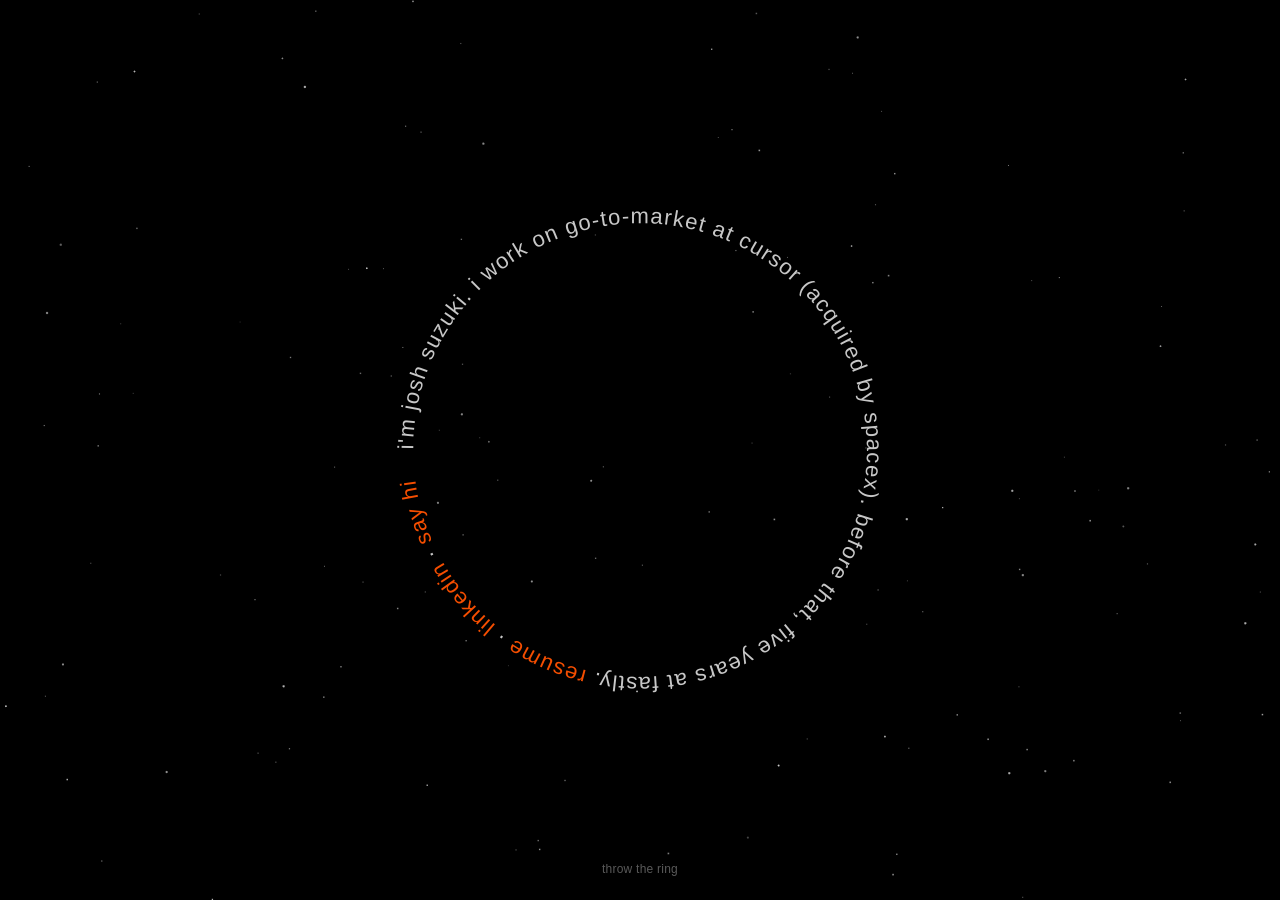
<file: index.html>
<!DOCTYPE html>
<html lang="en">
<head>
  <meta charset="UTF-8" />
  <meta
    http-equiv="Content-Security-Policy"
    content="default-src 'none'; base-uri 'none'; form-action 'none'; img-src 'self'; style-src 'self'; script-src 'self'"
  />
  <meta name="referrer" content="strict-origin-when-cross-origin" />
  <title>Josh Suzuki</title>
  <meta name="viewport" content="width=device-width, initial-scale=1" />
  <meta name="theme-color" content="#000000" />
  <meta name="description" content="Josh Suzuki works on go-to-market at Cursor (acquired by SpaceX). Previously five years at Fastly." />
  <meta property="og:title" content="Josh Suzuki" />
  <meta property="og:description" content="Josh Suzuki works on go-to-market at Cursor (acquired by SpaceX). Previously five years at Fastly." />
  <meta property="og:url" content="https://joshuasuzuki.com/" />

  <link rel="icon" type="image/svg+xml" href="/transparent-favicon.svg?v=5" />
  <link rel="icon" type="image/png" sizes="32x32" href="/favicon-32.png?v=5" />
  <link rel="icon" href="/favicon.ico?v=5" sizes="any" />
  <link rel="apple-touch-icon" href="/apple-touch-icon.png?v=5" />

  <link rel="stylesheet" href="/home.css?v=5" />
</head>
<body>
  <canvas class="space" data-space aria-hidden="true"></canvas>

  <main class="stage">
    <h1 class="sr-only">Josh Suzuki</h1>

    <div class="orbit" data-orbit>
      <svg class="ring" data-ring viewBox="0 0 500 500" role="group" aria-label="I'm Josh Suzuki. I work on go-to-market at Cursor (acquired by SpaceX). Before that, five years at Fastly.">
        <defs>
          <path id="ring-path" d="M 40,250 a 210,210 0 1,1 420,0 a 210,210 0 1,1 -420,0" />
        </defs>
        <text class="ring-text" data-ring-text>
          <textPath href="#ring-path">i'm josh suzuki. i work on go-to-market at cursor (acquired by spacex). before that, five years at fastly. <a href="/AE%20Resume%20-%202026.docx.pdf" download="Josh Suzuki Resume.pdf">resume</a> · <a href="https://www.linkedin.com/in/jjsuzuki" target="_blank" rel="noopener noreferrer">linkedin</a> · <a href="mailto:joshuajamessuzuki@gmail.com">say hi</a></textPath>
        </text>
      </svg>
    </div>
  </main>

  <div class="corner-label" data-corner aria-hidden="true">
    <span class="corner-word">corner!</span>
    <span class="corner-count" data-corner-count></span>
  </div>

  <p class="caption" data-caption aria-live="off">
    <span class="status" data-status hidden></span>
    <span class="hint" data-hint>throw the ring</span>
  </p>

  <script src="/space.js?v=2" defer></script>
  <script src="/home.js?v=4"></script>
</body>
</html>
</file>
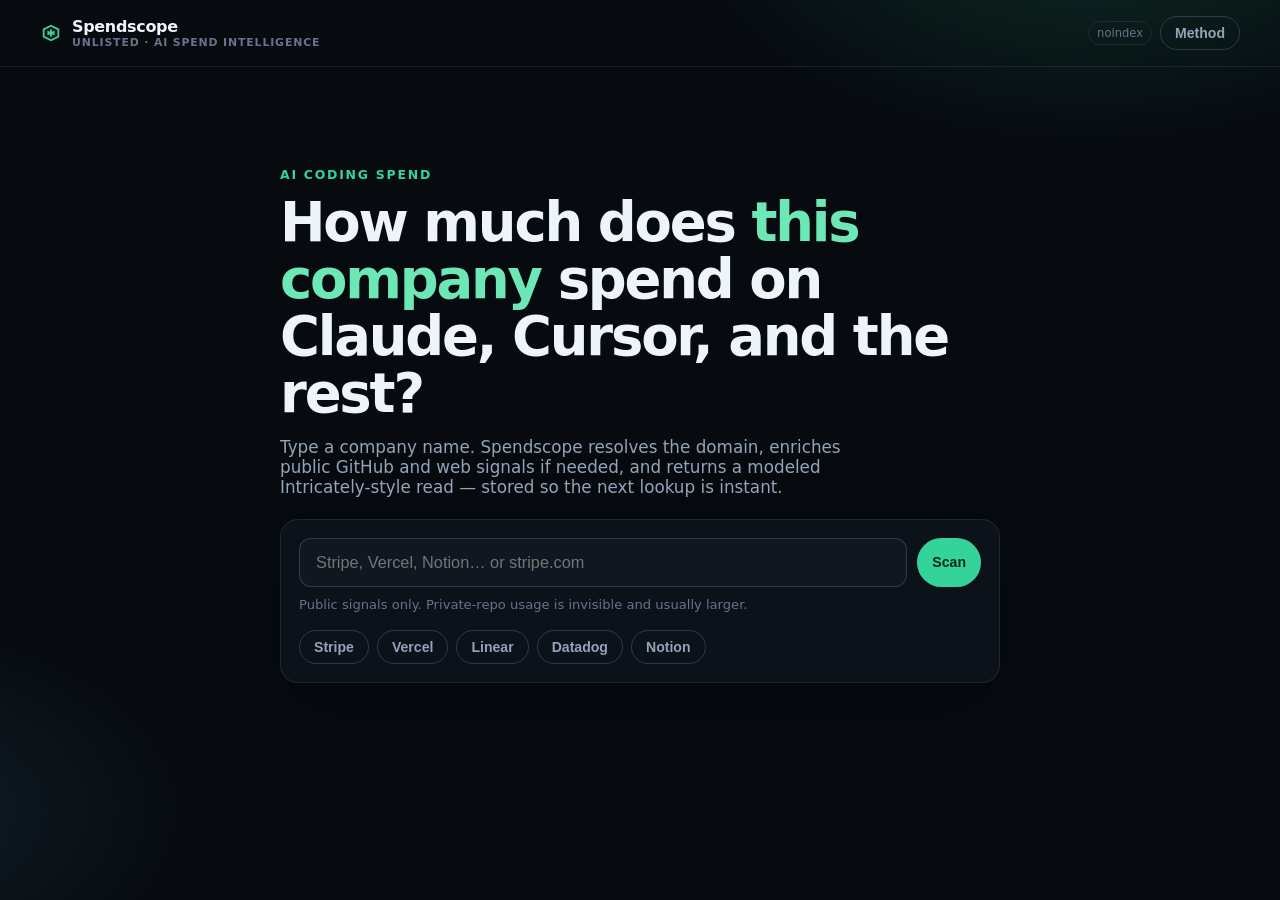
<file: aispend/index.html>
<!doctype html>
<html lang="en">
  <head>
    <meta charset="utf-8" />
    <meta
      http-equiv="Content-Security-Policy"
      content="default-src 'none'; base-uri 'none'; form-action 'self'; img-src 'self' data: https:; style-src 'self' 'unsafe-inline'; font-src 'self'; script-src 'self'; connect-src 'self' https://*.execute-api.us-east-1.amazonaws.com; media-src 'none'"
    />
    <meta name="referrer" content="strict-origin-when-cross-origin" />
    <meta name="robots" content="noindex,nofollow,noarchive" />
    <meta name="viewport" content="width=device-width, initial-scale=1" />
    <meta name="theme-color" content="#070b10" />
    <meta
      name="description"
      content="Unlisted AI coding-tool spend intelligence. Enter a company name for a modeled read on Claude Code, Cursor, Codex, Copilot, and Devin."
    />
    <title>Spendscope</title>
    <link rel="stylesheet" href="./styles.css?v=3" />
  </head>
  <body>
    <a class="skip-link" href="#app">Skip to app</a>
    <div class="bg" aria-hidden="true"></div>
    <div id="app"></div>
    <script src="./config.js?v=3"></script>
    <script src="./score-engine.js?v=3"></script>
    <script src="./app.js?v=3"></script>
  </body>
</html>
</file>
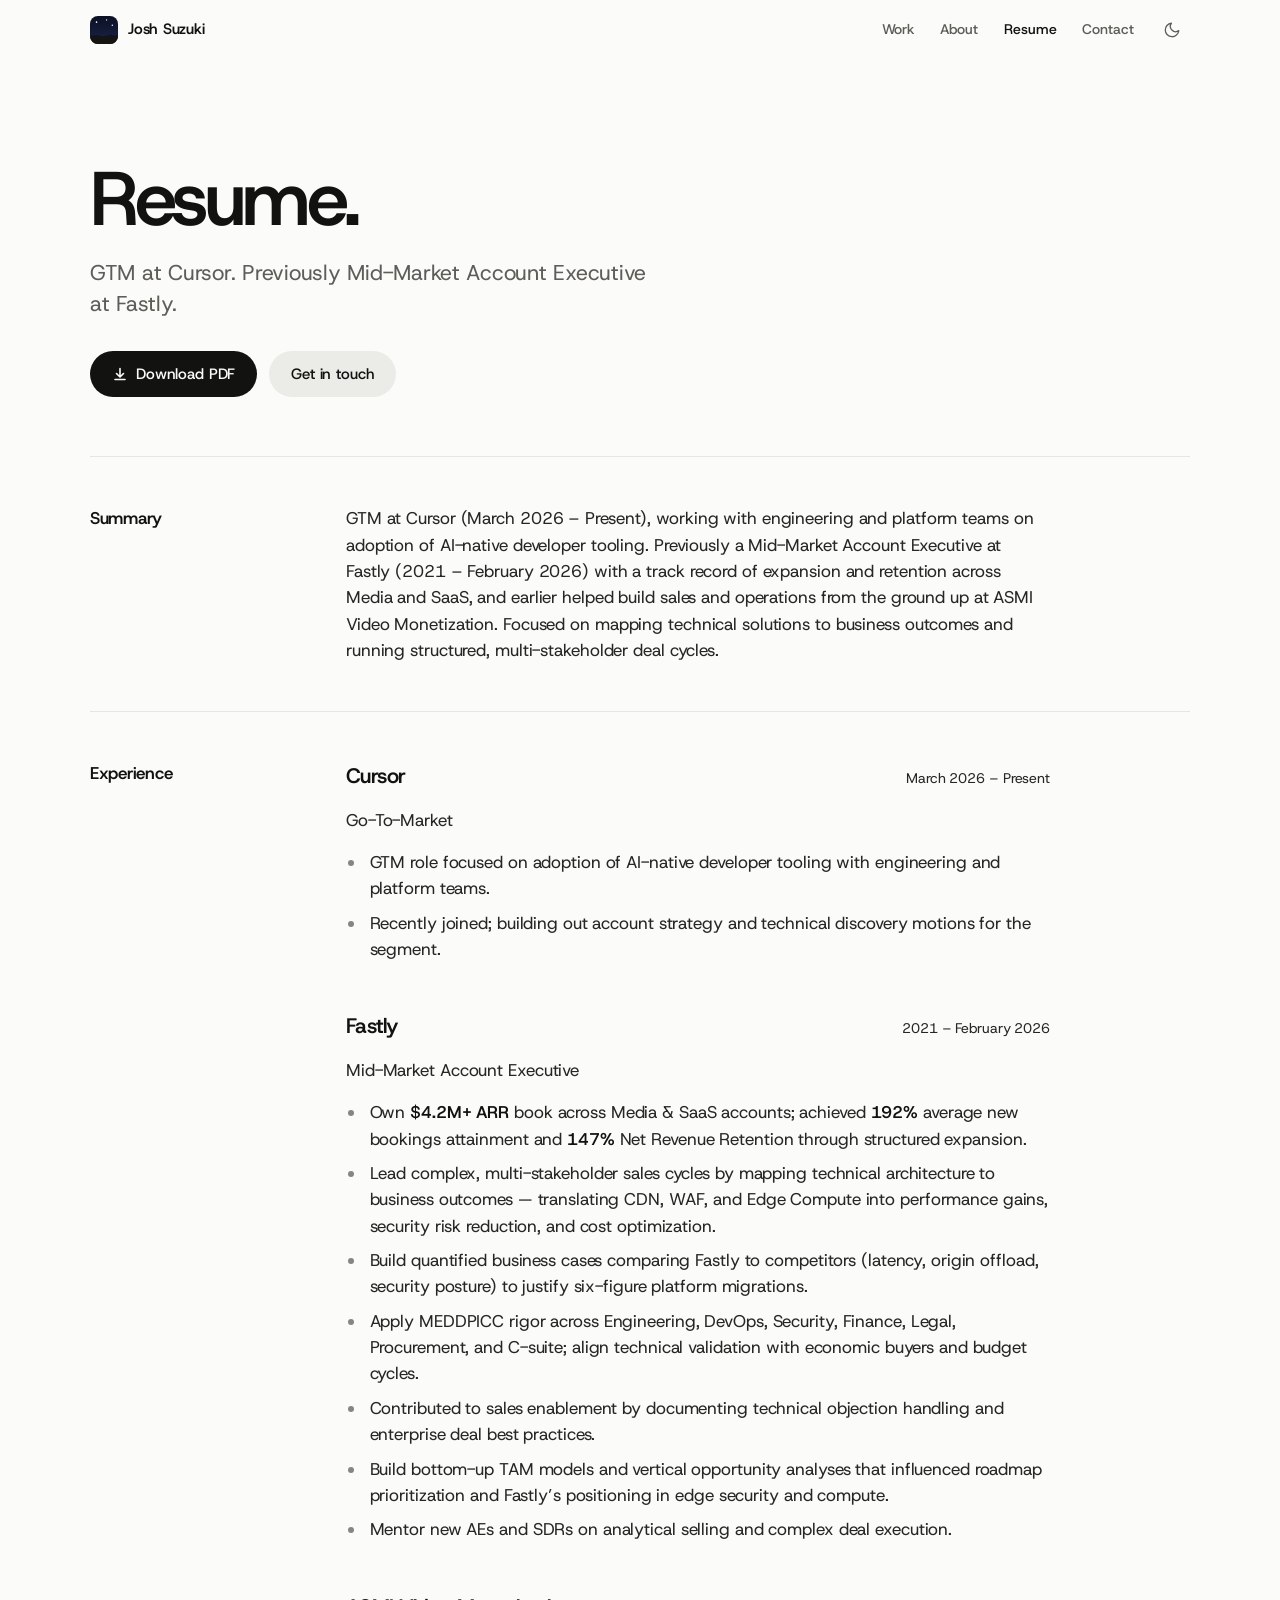
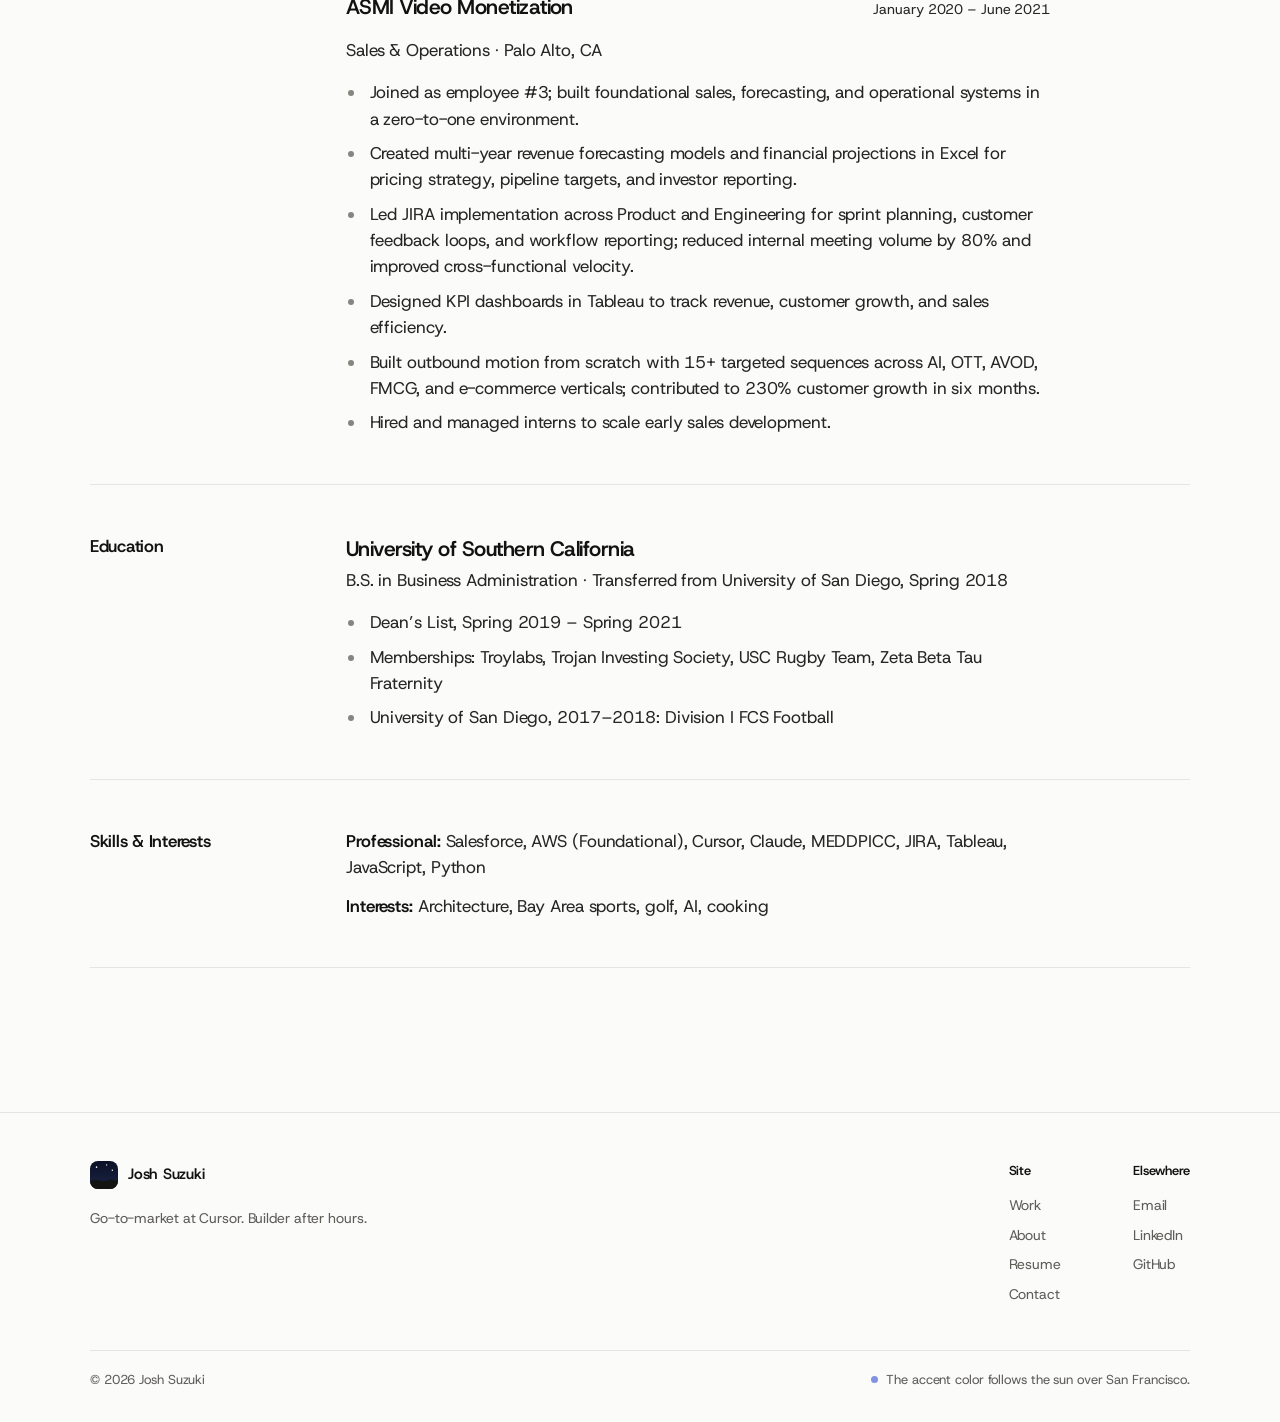
<file: resume/index.html>
<!DOCTYPE html>
<html lang="en">
<head>
  <meta charset="UTF-8" />
  <meta
    http-equiv="Content-Security-Policy"
    content="default-src 'none'; base-uri 'none'; form-action 'none'; img-src 'self'; style-src 'self' 'unsafe-inline'; font-src 'self'; script-src 'self'"
  />
  <meta name="referrer" content="strict-origin-when-cross-origin" />
  <title>Josh Suzuki — Resume</title>
  <meta name="viewport" content="width=device-width, initial-scale=1" />
  <meta name="theme-color" content="#fbfbfa" media="(prefers-color-scheme: light)" />
  <meta name="theme-color" content="#0b0b0a" media="(prefers-color-scheme: dark)" />

  <link rel="preload" href="/assets/fonts/host-grotesk-latin.woff2" as="font" type="font/woff2" crossorigin />
  <link rel="stylesheet" href="/styles.css?v=9" />

  <!-- Applies the saved/preferred theme and the sky accent before first paint. -->
  <script src="/theme-init.js?v=9"></script>
</head>
<body>
  <a class="skip-link" href="#main">Skip to content</a>

  <header class="site-header">
    <div class="container header-bar">
      <a class="brand" href="/">
        <span class="mark" aria-hidden="true">
          <svg viewBox="0 0 32 32" focusable="false">
            <defs>
              <linearGradient id="mark-sky-header" x1="0" y1="0" x2="0" y2="1">
                <stop offset="0" class="mark-zenith" />
                <stop offset="1" class="mark-horizon" />
              </linearGradient>
            </defs>
            <rect width="32" height="32" fill="url(#mark-sky-header)" />
            <g class="mark-stars">
              <circle cx="7.5" cy="7" r="0.9" />
              <circle cx="19" cy="4.5" r="0.7" />
              <circle cx="25.5" cy="10.5" r="0.8" />
            </g>
            <circle class="mark-sun" cx="16" cy="21.5" r="5.25" />
            <path class="mark-ground" d="M0 23.2C4.5 21.2 8.5 21.6 12.5 22.8S21.5 21 25.5 21.6 30 22.6 32 22.2V32H0Z" />
          </svg>
        </span>
        <span>Josh Suzuki</span>
      </a>

      <nav class="nav" id="site-nav" aria-label="Primary">
        <a href="/#work">Work</a>
        <a href="/#about">About</a>
        <a href="/resume/index.html" aria-current="page">Resume</a>
        <a href="/#contact">Contact</a>
      </nav>

      <button
        type="button"
        class="icon-button theme-toggle"
        data-theme-toggle
        aria-pressed="false"
        aria-label="Switch to dark mode"
        title="Switch to dark mode"
      >
        <svg class="theme-icon theme-icon-moon" viewBox="0 0 24 24" fill="none" stroke="currentColor" stroke-width="1.75" stroke-linecap="round" stroke-linejoin="round" aria-hidden="true" focusable="false">
          <path d="M21 12.79A9 9 0 1 1 11.21 3 7 7 0 0 0 21 12.79z" />
        </svg>
        <svg class="theme-icon theme-icon-sun" viewBox="0 0 24 24" fill="none" stroke="currentColor" stroke-width="1.75" stroke-linecap="round" stroke-linejoin="round" aria-hidden="true" focusable="false">
          <circle cx="12" cy="12" r="4" />
          <path d="M12 2v2M12 20v2M4.93 4.93l1.41 1.41M17.66 17.66l1.41 1.41M2 12h2M20 12h2M6.34 17.66l-1.41 1.41M19.07 4.93l-1.41 1.41" />
        </svg>
      </button>

      <button
        type="button"
        class="icon-button menu-toggle"
        data-menu-toggle
        aria-expanded="false"
        aria-controls="site-nav"
        aria-label="Open menu"
      >
        <span class="menu-icon" aria-hidden="true"></span>
      </button>
    </div>
  </header>

  <main id="main" class="container">
    <header class="resume-hero">
      <h1 class="page-title">Resume.</h1>
      <p class="lead">
        GTM at Cursor. Previously Mid-Market Account Executive at Fastly.
      </p>
      <div class="actions">
        <a class="button button-primary" href="/AE%20Resume%20-%202026.docx.pdf" target="_blank" rel="noopener noreferrer">
          <svg viewBox="0 0 16 16" fill="none" stroke="currentColor" stroke-width="1.6" stroke-linecap="round" stroke-linejoin="round" aria-hidden="true" focusable="false"><path d="M8 2.5v8M4.5 7.5 8 11l3.5-3.5M3 13.5h10" /></svg>
          Download PDF
        </a>
        <a class="button button-secondary" href="/#contact">Get in touch</a>
      </div>
    </header>

    <section class="resume-section" aria-labelledby="summary-title">
      <h2 id="summary-title">Summary</h2>
      <div class="resume-body">
        <p>
          GTM at Cursor (March 2026 – Present), working with engineering and platform teams on
          adoption of AI-native developer tooling. Previously a Mid-Market Account Executive at
          Fastly (2021 – February 2026) with a track record of expansion and retention across
          Media and SaaS, and earlier helped build sales and operations from the ground up at
          ASMI Video Monetization. Focused on mapping technical solutions to business outcomes
          and running structured, multi-stakeholder deal cycles.
        </p>
      </div>
    </section>

    <section class="resume-section" aria-labelledby="experience-title">
      <h2 id="experience-title">Experience</h2>
      <div class="resume-body">
        <article class="role">
          <div class="role-head">
            <h3 class="role-org">Cursor</h3>
            <p class="role-dates">March 2026 – Present</p>
            <p class="role-title">Go-To-Market</p>
          </div>
          <ul>
            <li>GTM role focused on adoption of AI-native developer tooling with engineering and platform teams.</li>
            <li>Recently joined; building out account strategy and technical discovery motions for the segment.</li>
          </ul>
        </article>

        <article class="role">
          <div class="role-head">
            <h3 class="role-org">Fastly</h3>
            <p class="role-dates">2021 – February 2026</p>
            <p class="role-title">Mid-Market Account Executive</p>
          </div>
          <ul>
            <li>Own <strong>$4.2M+ ARR</strong> book across Media &amp; SaaS accounts; achieved <strong>192%</strong> average new bookings attainment and <strong>147%</strong> Net Revenue Retention through structured expansion.</li>
            <li>Lead complex, multi-stakeholder sales cycles by mapping technical architecture to business outcomes — translating CDN, WAF, and Edge Compute into performance gains, security risk reduction, and cost optimization.</li>
            <li>Build quantified business cases comparing Fastly to competitors (latency, origin offload, security posture) to justify six-figure platform migrations.</li>
            <li>Apply MEDDPICC rigor across Engineering, DevOps, Security, Finance, Legal, Procurement, and C-suite; align technical validation with economic buyers and budget cycles.</li>
            <li>Contributed to sales enablement by documenting technical objection handling and enterprise deal best practices.</li>
            <li>Build bottom-up TAM models and vertical opportunity analyses that influenced roadmap prioritization and Fastly’s positioning in edge security and compute.</li>
            <li>Mentor new AEs and SDRs on analytical selling and complex deal execution.</li>
          </ul>
        </article>

        <article class="role">
          <div class="role-head">
            <h3 class="role-org">ASMI Video Monetization</h3>
            <p class="role-dates">January 2020 – June 2021</p>
            <p class="role-title">Sales &amp; Operations · Palo Alto, CA</p>
          </div>
          <ul>
            <li>Joined as employee #3; built foundational sales, forecasting, and operational systems in a zero-to-one environment.</li>
            <li>Created multi-year revenue forecasting models and financial projections in Excel for pricing strategy, pipeline targets, and investor reporting.</li>
            <li>Led JIRA implementation across Product and Engineering for sprint planning, customer feedback loops, and workflow reporting; reduced internal meeting volume by 80% and improved cross-functional velocity.</li>
            <li>Designed KPI dashboards in Tableau to track revenue, customer growth, and sales efficiency.</li>
            <li>Built outbound motion from scratch with 15+ targeted sequences across AI, OTT, AVOD, FMCG, and e-commerce verticals; contributed to 230% customer growth in six months.</li>
            <li>Hired and managed interns to scale early sales development.</li>
          </ul>
        </article>
      </div>
    </section>

    <section class="resume-section" aria-labelledby="education-title">
      <h2 id="education-title">Education</h2>
      <div class="resume-body">
        <article class="role">
          <div class="role-head">
            <h3 class="role-org">University of Southern California</h3>
            <p class="role-title">B.S. in Business Administration · Transferred from University of San Diego, Spring 2018</p>
          </div>
          <ul>
            <li>Dean’s List, Spring 2019 – Spring 2021</li>
            <li>Memberships: Troylabs, Trojan Investing Society, USC Rugby Team, Zeta Beta Tau Fraternity</li>
            <li>University of San Diego, 2017–2018: Division I FCS Football</li>
          </ul>
        </article>
      </div>
    </section>

    <section class="resume-section" aria-labelledby="skills-title">
      <h2 id="skills-title">Skills &amp; Interests</h2>
      <div class="resume-body">
        <p><strong>Professional:</strong> Salesforce, AWS (Foundational), Cursor, Claude, MEDDPICC, JIRA, Tableau, JavaScript, Python</p>
        <p><strong>Interests:</strong> Architecture, Bay Area sports, golf, AI, cooking</p>
      </div>
    </section>
  </main>

  <footer class="site-footer">
    <div class="container footer-top">
      <div class="footer-brand">
        <a class="brand" href="/">
          <span class="mark" aria-hidden="true">
            <svg viewBox="0 0 32 32" focusable="false">
              <defs>
                <linearGradient id="mark-sky-footer" x1="0" y1="0" x2="0" y2="1">
                  <stop offset="0" class="mark-zenith" />
                  <stop offset="1" class="mark-horizon" />
                </linearGradient>
              </defs>
              <rect width="32" height="32" fill="url(#mark-sky-footer)" />
              <g class="mark-stars">
                <circle cx="7.5" cy="7" r="0.9" />
                <circle cx="19" cy="4.5" r="0.7" />
                <circle cx="25.5" cy="10.5" r="0.8" />
              </g>
              <circle class="mark-sun" cx="16" cy="21.5" r="5.25" />
              <path class="mark-ground" d="M0 23.2C4.5 21.2 8.5 21.6 12.5 22.8S21.5 21 25.5 21.6 30 22.6 32 22.2V32H0Z" />
            </svg>
          </span>
          <span>Josh Suzuki</span>
        </a>
        <p class="footer-tagline">Go-to-market at Cursor. Builder after hours.</p>
      </div>
      <nav class="footer-col" aria-labelledby="footer-site">
        <h2 id="footer-site">Site</h2>
        <ul>
          <li><a href="/#work">Work</a></li>
          <li><a href="/#about">About</a></li>
          <li><a href="/resume/index.html">Resume</a></li>
          <li><a href="/#contact">Contact</a></li>
        </ul>
      </nav>
      <nav class="footer-col" aria-labelledby="footer-elsewhere">
        <h2 id="footer-elsewhere">Elsewhere</h2>
        <ul>
          <li><a href="mailto:joshuajamessuzuki@gmail.com">Email</a></li>
          <li><a href="https://www.linkedin.com/in/jjsuzuki" target="_blank" rel="noopener noreferrer">LinkedIn</a></li>
          <li><a href="https://github.com/jjsuzuki123" target="_blank" rel="noopener noreferrer">GitHub</a></li>
        </ul>
      </nav>
    </div>
    <div class="container footer-bottom">
      <p>© <span id="year">2026</span> Josh Suzuki</p>
      <p class="colophon">The accent color follows the sun over San Francisco.</p>
    </div>
  </footer>

  <script src="/script.js?v=9" defer></script>
</body>
</html>
</file>
<file: home.css>
:root {
  --d: min(78vw, 66vh, 540px);
  color-scheme: dark;
}

* {
  box-sizing: border-box;
}

html,
body {
  height: 100%;
  margin: 0;
}

body {
  background: #000;
  color: #fff;
  font-family: "Helvetica Neue", Helvetica, Arial, sans-serif;
  overflow: hidden;
  touch-action: none;
  -webkit-font-smoothing: antialiased;
}

.sr-only {
  position: absolute;
  width: 1px;
  height: 1px;
  margin: -1px;
  overflow: hidden;
  clip: rect(0 0 0 0);
  white-space: nowrap;
  border: 0;
}

.space {
  position: fixed;
  inset: 0;
  z-index: 0;
  display: block;
  width: 100%;
  height: 100%;
  pointer-events: none;
}

.stage {
  position: relative;
  display: grid;
  place-items: center;
  height: 100%;
}

.orbit {
  position: relative;
  width: var(--d);
  height: var(--d);
  cursor: grab;
  touch-action: none;
  user-select: none;
  -webkit-user-select: none;
  will-change: transform;
}

.orbit.is-held {
  cursor: grabbing;
}

.ring {
  position: absolute;
  inset: 0;
  width: 100%;
  height: 100%;
  overflow: visible;
}

.ring-text {
  fill: rgba(255, 255, 255, 0.78);
  font-size: 17px;
}

/* No underlines: on the lower half of the ring they render as overlines.
   Cursor orange (#F54E00) so resume / linkedin / say hi stand out from the ring. */
.ring-text a {
  fill: #f54e00;
  font-weight: 500;
  text-decoration: none;
  cursor: pointer;
  transition: fill 0.2s ease;
}

.ring-text a:hover,
.ring-text a:focus-visible {
  fill: #ff7a3d;
  outline: none;
}

.caption {
  position: fixed;
  right: 0;
  bottom: 24px;
  left: 0;
  display: flex;
  flex-direction: column;
  gap: 4px;
  align-items: center;
  margin: 0;
  font-size: 12px;
  letter-spacing: 0.02em;
  color: rgba(255, 255, 255, 0.5);
  pointer-events: none;
}

.caption .hint {
  color: rgba(255, 255, 255, 0.35);
}

.caption [hidden] {
  display: none;
}

body.is-screensaver .caption .hint {
  color: rgba(255, 255, 255, 0.28);
}

body.is-screensaver .ring-text {
  fill: var(--dvd);
}

body.is-screensaver .ring-text a {
  fill: #f54e00;
}

.particle {
  position: fixed;
  z-index: 5;
  width: 8px;
  height: 8px;
  border-radius: 50%;
  pointer-events: none;
}

.corner-label {
  position: fixed;
  top: 50%;
  left: 50%;
  z-index: 4;
  display: flex;
  flex-direction: column;
  align-items: center;
  gap: 6px;
  color: var(--dvd, #fff);
  opacity: 0;
  pointer-events: none;
  transform: translate(-50%, -50%);
}

.corner-word {
  font-size: clamp(44px, 9vw, 104px);
  font-weight: 700;
  letter-spacing: -0.02em;
  line-height: 1;
}

.corner-count {
  font-size: 14px;
  letter-spacing: 0.04em;
  color: rgba(255, 255, 255, 0.7);
}

.corner-label.is-visible {
  animation: corner-pop 2.4s cubic-bezier(0.2, 0.9, 0.3, 1) both;
}

@keyframes corner-pop {
  0% { opacity: 0; transform: translate(-50%, -50%) scale(0.6) rotate(-6deg); }
  12% { opacity: 1; transform: translate(-50%, -50%) scale(1.08) rotate(2deg); }
  22% { transform: translate(-50%, -50%) scale(1) rotate(0); }
  75% { opacity: 1; }
  100% { opacity: 0; transform: translate(-50%, -50%) scale(1); }
}
</file>
<file: aispend/styles.css>
:root {
  color-scheme: dark;
  --bg: #070b10;
  --panel: rgba(14, 20, 28, 0.92);
  --panel-2: rgba(18, 26, 36, 0.8);
  --line: rgba(148, 178, 210, 0.12);
  --line-strong: rgba(148, 178, 210, 0.24);
  --text: #eef4fb;
  --muted: #93a4b8;
  --faint: #64748b;
  --accent: #34d399;
  --accent-2: #6ee7b7;
  --accent-soft: rgba(52, 211, 153, 0.12);
  --info: #7dd3fc;
  --warn: #fbbf24;
  --danger: #f87171;
  --mono: "SF Mono", ui-monospace, Menlo, Consolas, monospace;
  --sans: Inter, ui-sans-serif, system-ui, -apple-system, BlinkMacSystemFont, "Segoe UI", sans-serif;
  --radius: 18px;
  --shadow: 0 24px 80px rgba(0, 0, 0, 0.35);
}

* { box-sizing: border-box; }
[hidden] { display: none !important; }
html, body { margin: 0; min-height: 100%; background: var(--bg); color: var(--text); font-family: var(--sans); }
body { min-height: 100vh; }
.bg {
  position: fixed; inset: 0; pointer-events: none; z-index: 0;
  background:
    radial-gradient(700px 400px at 85% -10%, rgba(52, 211, 153, 0.16), transparent 60%),
    radial-gradient(600px 360px at -10% 90%, rgba(125, 211, 252, 0.1), transparent 55%);
}
#app, .shell { position: relative; z-index: 1; }
.skip-link { position: absolute; left: -999px; top: 8px; background: var(--accent); color: #06281c; padding: 8px 12px; border-radius: 8px; font-weight: 700; }
.skip-link:focus { left: 8px; z-index: 20; }

.topbar {
  display: flex; align-items: center; justify-content: space-between;
  padding: 16px clamp(16px, 4vw, 40px);
  border-bottom: 1px solid var(--line);
}
.brand { display: inline-flex; gap: 10px; align-items: center; color: var(--text); text-decoration: none; font-weight: 800; letter-spacing: -0.02em; }
.brand-mark { width: 22px; height: 22px; stroke: var(--accent); fill: none; stroke-width: 2; }
.brand small { display: block; font-size: 0.68rem; color: var(--faint); font-weight: 600; letter-spacing: 0.08em; text-transform: uppercase; }
.topbar nav { display: flex; gap: 8px; align-items: center; }
.ghost, .primary, .chip-btn {
  border: 1px solid var(--line-strong); background: transparent; color: var(--muted);
  border-radius: 999px; padding: 8px 14px; font-weight: 600; cursor: pointer; font-size: 0.88rem;
}
.ghost:hover, .chip-btn:hover { color: var(--text); border-color: var(--accent); }
.primary {
  background: var(--accent); color: #06281c; border-color: transparent;
}
.primary:disabled, .ghost:disabled { opacity: 0.55; cursor: progress; }
.unlisted {
  font-size: 0.72rem; color: var(--faint); border: 1px solid var(--line);
  border-radius: 999px; padding: 4px 8px;
}

.stage { max-width: 1120px; margin: 0 auto; padding: 28px clamp(16px, 4vw, 40px) 80px; }

.gate, .home {
  max-width: 720px; margin: 8vh auto 0;
}
.gate form { display: grid; gap: 10px; }
.kicker { color: var(--accent); font-size: 0.78rem; font-weight: 700; letter-spacing: 0.14em; text-transform: uppercase; margin: 0 0 12px; }
h1 { font-size: clamp(2rem, 5vw, 3.4rem); line-height: 1.05; letter-spacing: -0.04em; margin: 0 0 14px; }
h1 em { font-style: normal; color: var(--accent-2); }
.lede { color: var(--muted); font-size: 1.05rem; margin: 0 0 22px; max-width: 56ch; }

.panel {
  background: var(--panel); border: 1px solid var(--line); border-radius: var(--radius);
  box-shadow: var(--shadow); padding: 18px;
}
.search-wrap { display: grid; gap: 10px; }
.search-row { display: grid; grid-template-columns: 1fr auto; gap: 10px; }
.search-row input, .gate input, .headcount input {
  width: 100%; background: var(--panel-2); border: 1px solid var(--line-strong); color: var(--text);
  border-radius: 12px; padding: 14px 16px; font-size: 1.02rem; outline: none;
}
.search-row input:focus, .gate input:focus, .headcount input:focus {
  border-color: var(--accent); box-shadow: 0 0 0 3px var(--accent-soft);
}
.suggest {
  list-style: none; margin: 0; padding: 6px; display: grid; gap: 4px;
}
.suggest button {
  width: 100%; text-align: left; border: 0; background: transparent; color: var(--text);
  border-radius: 10px; padding: 10px 12px; cursor: pointer; display: flex; justify-content: space-between; gap: 12px;
}
.suggest button:hover, .suggest button[aria-selected="true"] { background: var(--accent-soft); }
.suggest .dom { font-family: var(--mono); color: var(--muted); font-size: 0.86rem; }
.hint { color: var(--faint); font-size: 0.82rem; margin: 0; }
.examples { display: flex; flex-wrap: wrap; gap: 8px; margin-top: 8px; }

.recents { margin-top: 28px; }
.recents h2, .method h2, .section-title { font-size: 0.8rem; text-transform: uppercase; letter-spacing: 0.12em; color: var(--faint); margin: 0 0 10px; }
.recent-list { display: grid; gap: 8px; }
.recent-list button {
  display: flex; justify-content: space-between; gap: 12px; width: 100%;
  border: 1px solid var(--line); background: var(--panel); color: var(--text);
  border-radius: 12px; padding: 12px 14px; cursor: pointer; text-align: left;
}
.recent-list button:hover { border-color: var(--accent); }
.recent-list .meta { color: var(--muted); font-family: var(--mono); font-size: 0.82rem; }

.status {
  display: flex; gap: 10px; align-items: center; padding: 12px 14px; border-radius: 12px;
  border: 1px solid rgba(125, 211, 252, 0.25); background: rgba(125, 211, 252, 0.08);
  margin-bottom: 16px; font-size: 0.92rem;
}
.status.warn { border-color: rgba(251, 191, 36, 0.3); background: rgba(251, 191, 36, 0.08); }
.status.error { border-color: rgba(248, 113, 113, 0.3); background: rgba(248, 113, 113, 0.08); }
.spinner { width: 14px; height: 14px; border-radius: 50%; border: 2px solid var(--info); border-top-color: transparent; animation: spin .8s linear infinite; flex: none; }
@keyframes spin { to { transform: rotate(360deg); } }

.scan {
  display: grid; gap: 14px; max-width: 640px; margin: 8vh auto 0;
}
.scan ol { margin: 0; padding: 0; list-style: none; display: grid; gap: 8px; }
.scan li {
  display: flex; gap: 10px; align-items: center; padding: 12px 14px; border-radius: 12px;
  border: 1px solid var(--line); background: var(--panel); color: var(--muted);
}
.scan li[data-state="done"] { color: var(--accent-2); border-color: rgba(52, 211, 153, 0.3); }
.scan li[data-state="active"] { color: var(--text); border-color: rgba(125, 211, 252, 0.35); }

.summary {
  display: grid; grid-template-columns: 180px minmax(0, 1.2fr) minmax(0, 1fr); gap: 14px; margin-bottom: 14px;
}
.dial-wrap { display: grid; place-items: center; gap: 8px; text-align: center; }
.dial { width: 140px; height: 140px; position: relative; }
.dial svg { width: 100%; height: 100%; transform: rotate(-90deg); }
.dial .track { fill: none; stroke: var(--line-strong); stroke-width: 10; }
.dial .value { fill: none; stroke: var(--accent); stroke-width: 10; stroke-linecap: round; }
.dial .num { position: absolute; inset: 0; display: grid; place-content: center; }
.dial strong { font-family: var(--mono); font-size: 2rem; }
.dial span, .tier { font-size: 0.72rem; letter-spacing: 0.1em; text-transform: uppercase; color: var(--faint); }
.money { font-family: var(--mono); font-size: clamp(1.6rem, 3vw, 2.3rem); font-weight: 800; color: var(--accent-2); margin: 6px 0 4px; letter-spacing: -0.03em; }
.range { font-family: var(--mono); color: var(--muted); font-size: 0.9rem; }
.company-line { display: flex; gap: 10px; flex-wrap: wrap; align-items: baseline; }
.company-line strong { font-size: 1.25rem; }
.company-line .dom { font-family: var(--mono); color: var(--muted); }
.thesis { color: var(--muted); font-size: 0.92rem; margin: 10px 0 0; }
.headcount { display: flex; gap: 8px; align-items: center; flex-wrap: wrap; margin-top: 10px; }
.headcount input { width: 110px; padding: 8px 10px; font-family: var(--mono); }
.chips { display: flex; flex-wrap: wrap; gap: 6px; margin-top: 10px; }
.chip { font-size: 0.74rem; font-weight: 700; color: var(--muted); border: 1px solid var(--line-strong); border-radius: 999px; padding: 4px 9px; }
.chip.on { color: var(--accent-2); border-color: rgba(52, 211, 153, 0.35); background: var(--accent-soft); }

.mix { display: flex; height: 10px; border-radius: 999px; overflow: hidden; border: 1px solid var(--line); margin: 8px 0; }
.mix span { display: block; height: 100%; }
.mix-legend { display: flex; flex-wrap: wrap; gap: 10px; font-size: 0.8rem; color: var(--muted); }
.mix-legend i { display: inline-block; width: 8px; height: 8px; border-radius: 50%; margin-right: 5px; }

.vendors { display: grid; grid-template-columns: repeat(auto-fit, minmax(280px, 1fr)); gap: 12px; }
.vendor { display: grid; gap: 8px; }
.vendor-head { display: flex; justify-content: space-between; gap: 8px; align-items: start; }
.vendor-head strong { display: block; }
.vendor-head small { color: var(--faint); }
.vscore { font-family: var(--mono); font-weight: 800; color: var(--accent-2); }
.vscore.zero { color: var(--faint); }
.bar { height: 6px; border-radius: 999px; background: var(--panel-2); border: 1px solid var(--line); overflow: hidden; }
.bar span { display: block; height: 100%; background: linear-gradient(90deg, rgba(52,211,153,.45), var(--accent)); }
.vmoney { display: flex; justify-content: space-between; gap: 8px; font-family: var(--mono); }
.vmoney .mid { font-weight: 800; }
.vmoney .lohi { color: var(--muted); font-size: 0.82rem; }
.vmeta, .vnote { margin: 0; font-size: 0.8rem; color: var(--faint); }
.vnote { color: var(--warn); }
details.ev { border-top: 1px solid var(--line); padding-top: 8px; }
details.ev summary { cursor: pointer; color: var(--muted); font-size: 0.82rem; font-weight: 700; }
details.ev ul { list-style: none; margin: 8px 0 0; padding: 0; display: grid; gap: 6px; }
details.ev li { display: flex; justify-content: space-between; gap: 8px; font-size: 0.82rem; color: var(--muted); }
details.ev a { color: var(--info); text-decoration: none; }
details.ev .val { font-family: var(--mono); color: var(--text); font-weight: 700; }

.caveats { margin-top: 16px; color: var(--faint); font-size: 0.82rem; }
.caveats ul { margin: 6px 0 0; padding-left: 18px; }
.foot { display: flex; justify-content: space-between; gap: 10px; flex-wrap: wrap; margin-top: 14px; color: var(--faint); font-size: 0.8rem; }

.method { margin-top: 28px; display: grid; grid-template-columns: repeat(auto-fit, minmax(220px, 1fr)); gap: 12px; }
.method article { background: var(--panel); border: 1px solid var(--line); border-radius: 14px; padding: 14px; }
.method h3 { margin: 0 0 6px; color: var(--accent-2); font-size: 0.95rem; }
.method p { margin: 0; color: var(--muted); font-size: 0.88rem; }

.modal-back {
  position: fixed; inset: 0; background: rgba(0,0,0,.55); z-index: 5; display: grid; place-items: center; padding: 20px;
}
.modal { max-width: 640px; width: 100%; }

@media (max-width: 900px) {
  .summary, .search-row { grid-template-columns: 1fr; }
}
@media (prefers-reduced-motion: reduce) {
  .spinner { animation-duration: 2s; }
}
</file>
<file: styles.css>
/* =========================
   Fonts
   Host Grotesk is licensed under the SIL Open Font License 1.1
   (see /assets/fonts/OFL.txt). The fallback face is Arial resized to
   Host Grotesk's metrics so the swap doesn't reflow text.
========================= */

@font-face {
  font-family: "Host Grotesk";
  src: url("/assets/fonts/host-grotesk-latin.woff2") format("woff2");
  font-weight: 300 800;
  font-style: normal;
  font-display: swap;
}

@font-face {
  font-family: "Host Grotesk Fallback";
  src: local("Arial"), local("Helvetica"), local("Liberation Sans");
  size-adjust: 105.7%;
  ascent-override: 96%;
  descent-override: 29.8%;
  line-gap-override: 0%;
}

/* =========================
   Design tokens
========================= */

:root {
  --font: "Host Grotesk", "Host Grotesk Fallback", system-ui, -apple-system,
    "Segoe UI", Roboto, sans-serif;

  /* Neutrals: light */
  --bg: #fbfbfa;
  --bg-raised: #ffffff;
  --surface: #f2f2ef;
  --surface-2: #e8e8e4;
  --line: rgba(18, 18, 17, 0.09);
  --line-strong: rgba(18, 18, 17, 0.16);
  --ink: #121211;
  --text: #262624;
  --muted: #5e5d58;
  --faint: #868580;
  --btn-bg: #121211;
  --btn-bg-hover: #2c2c2a;
  --btn-text: #fbfbfa;
  --btn-2-bg: #ebebe7;
  --btn-2-bg-hover: #e1e1dc;
  --btn-2-text: #121211;
  --header-bg: rgba(251, 251, 250, 0.74);
  --shadow-1: 0 1px 2px rgba(18, 18, 17, 0.05), 0 8px 28px rgba(18, 18, 17, 0.06);
  --shadow-2: 0 2px 8px rgba(18, 18, 17, 0.1), 0 28px 64px rgba(18, 18, 17, 0.18);
  --focus: #121211;
  --mark-ground: #141413;

  /* Sky accent. theme-init.js overwrites these with the sky over San
     Francisco right now; these values are golden hour, for no-JS visitors. */
  --sky-zenith: #4b619c;
  --sky-horizon: #f1a270;
  --sky-sun: #ffcc7b;
  --sky-accent: #f28f4e;
  --sky-accent-2: #ffca73;
  --sky-ink: #ffffff;
  --sky-stars: 0;
  --sun-y: -1.26px;

  /* Brand colors of the apps, used on their tiles */
  --rosterlab-bg: #14211c;
  --rosterlab-text: #c9d4ce;
  --rosterlab-ink: #f1f5f2;
  --rosterlab-accent: #b8d56a;

  /* Type scale */
  --fs-display: clamp(2rem, calc((100vw - 2 * var(--gutter)) / 10.6), 5.5rem);
  --fs-h1: clamp(2.75rem, 1.6rem + 4.4vw, 4.75rem);
  --fs-h2: clamp(2rem, 1.35rem + 2.8vw, 3.5rem);
  --fs-h3: clamp(1.75rem, 1.4rem + 1.2vw, 2.375rem);
  --fs-intro: clamp(1.3125rem, 1.08rem + 0.95vw, 1.875rem);
  --fs-lead: clamp(1.0625rem, 0.98rem + 0.45vw, 1.375rem);
  --fs-body: 1.0625rem;
  --fs-small: 0.875rem;
  --fs-micro: 0.8125rem;

  /* Space (4px base) */
  --s-1: 4px;
  --s-2: 8px;
  --s-3: 12px;
  --s-4: 16px;
  --s-5: 24px;
  --s-6: 32px;
  --s-7: 48px;
  --s-8: 64px;
  --s-9: 96px;
  --s-10: 128px;
  --section-gap: clamp(96px, 5rem + 5vw, 168px);

  /* Layout */
  --container: 1180px;
  --gutter: clamp(20px, 4vw, 40px);
  --header-h: 60px;

  /* Shape */
  --r-sm: 10px;
  --r-md: 14px;
  --r-lg: 24px;
  --r-xl: 32px;
  --r-pill: 999px;

  /* Motion */
  --dur-1: 160ms;
  --dur-2: 320ms;
  --dur-3: 720ms;
  --ease-out: cubic-bezier(0.22, 1, 0.36, 1);
  --ease: cubic-bezier(0.4, 0, 0.2, 1);

  color-scheme: light;
}

[data-theme="dark"] {
  --bg: #0b0b0a;
  --bg-raised: #151514;
  --surface: #161615;
  --surface-2: #20201e;
  --line: rgba(255, 255, 255, 0.09);
  --line-strong: rgba(255, 255, 255, 0.17);
  --ink: #f4f4f1;
  --text: #e2e1dd;
  --muted: #a3a29c;
  --faint: #76756f;
  --btn-bg: #f4f4f1;
  --btn-bg-hover: #ffffff;
  --btn-text: #0b0b0a;
  --btn-2-bg: #22221f;
  --btn-2-bg-hover: #2c2c29;
  --btn-2-text: #f4f4f1;
  --header-bg: rgba(11, 11, 10, 0.72);
  --shadow-1: 0 1px 2px rgba(0, 0, 0, 0.5), 0 8px 28px rgba(0, 0, 0, 0.4);
  --shadow-2: 0 2px 8px rgba(0, 0, 0, 0.5), 0 30px 72px rgba(0, 0, 0, 0.6);
  --focus: #f4f4f1;
  --mark-ground: #22221f;

  color-scheme: dark;
}

/* =========================
   Base
========================= */

*,
*::before,
*::after {
  box-sizing: border-box;
}

html {
  -webkit-text-size-adjust: 100%;
  text-size-adjust: 100%;
  scroll-behavior: smooth;
  scroll-padding-top: calc(var(--header-h) + 16px);
}

body {
  margin: 0;
  background: var(--bg);
  color: var(--text);
  font-family: var(--font);
  font-size: var(--fs-body);
  line-height: 1.55;
  letter-spacing: -0.006em;
  -webkit-font-smoothing: antialiased;
  -moz-osx-font-smoothing: grayscale;
  text-rendering: optimizeLegibility;
  overflow-x: clip;
  transition: background-color var(--dur-2) var(--ease), color var(--dur-2) var(--ease);
}

h1,
h2,
h3,
p,
ul,
ol,
figure {
  margin: 0;
}

img,
svg {
  display: block;
  max-width: 100%;
}

a {
  color: inherit;
  text-decoration: none;
}

input,
textarea,
button {
  font: inherit;
  color: inherit;
  letter-spacing: inherit;
}

button {
  cursor: pointer;
}

::selection {
  background: color-mix(in srgb, var(--sky-accent) 32%, transparent);
  color: var(--ink);
}

:focus-visible {
  outline: 2px solid var(--focus);
  outline-offset: 3px;
  border-radius: 6px;
}

.visually-hidden {
  position: absolute !important;
  width: 1px;
  height: 1px;
  margin: -1px;
  padding: 0;
  overflow: hidden;
  clip: rect(0 0 0 0);
  white-space: nowrap;
  border: 0;
}

.nowrap {
  white-space: nowrap;
}

.container {
  width: 100%;
  max-width: var(--container);
  margin-inline: auto;
  padding-inline: var(--gutter);
}

.skip-link {
  position: absolute;
  top: 10px;
  left: 10px;
  z-index: 100;
  padding: 10px 16px;
  border-radius: var(--r-pill);
  background: var(--btn-bg);
  color: var(--btn-text);
  font-size: var(--fs-small);
  font-weight: 600;
  transform: translateY(-160%);
  transition: transform var(--dur-1) var(--ease);
}

.skip-link:focus-visible {
  transform: none;
}

/* =========================
   Header
========================= */

.site-header {
  position: sticky;
  top: 0;
  z-index: 50;
  background: var(--header-bg);
  -webkit-backdrop-filter: saturate(180%) blur(20px);
  backdrop-filter: saturate(180%) blur(20px);
  border-bottom: 1px solid transparent;
  transition: border-color var(--dur-2) var(--ease), background-color var(--dur-2) var(--ease);
}

.site-header.is-scrolled {
  border-bottom-color: var(--line);
}

.header-bar {
  display: flex;
  align-items: center;
  gap: var(--s-2);
  height: var(--header-h);
}

.brand {
  display: inline-flex;
  align-items: center;
  gap: 10px;
  margin-right: auto;
  color: var(--ink);
  font-size: 15px;
  font-weight: 600;
  letter-spacing: -0.015em;
  border-radius: var(--r-sm);
}

/* The mark: the sky over San Francisco right now, with the sun at its
   current elevation. Colors and sun position come from the sky tokens. */
.mark {
  position: relative;
  flex: none;
  width: 28px;
  height: 28px;
  border-radius: 8px;
  overflow: hidden;
  box-shadow: inset 0 0 0 1px rgba(0, 0, 0, 0.06);
}

[data-theme="dark"] .mark {
  box-shadow: 0 0 0 1px rgba(255, 255, 255, 0.1);
}

.mark svg {
  width: 100%;
  height: 100%;
}

.mark-zenith {
  stop-color: var(--sky-zenith);
}

.mark-horizon {
  stop-color: var(--sky-horizon);
}

.mark-sun {
  fill: var(--sky-sun);
  transform: translateY(var(--sun-y));
  transition: transform 1.2s var(--ease-out), fill 1.2s var(--ease);
}

.mark-ground {
  fill: var(--mark-ground);
}

.mark-stars {
  fill: #ffffff;
  opacity: var(--sky-stars);
}

.nav {
  display: flex;
  align-items: center;
  gap: 2px;
}

.nav a {
  padding: 8px 12px;
  border-radius: var(--r-pill);
  color: var(--muted);
  font-size: var(--fs-small);
  font-weight: 500;
  letter-spacing: -0.005em;
  transition: color var(--dur-1) var(--ease), background-color var(--dur-1) var(--ease);
}

.nav a:hover {
  color: var(--ink);
  background: var(--surface);
}

.nav a[aria-current="page"] {
  color: var(--ink);
}

.icon-button {
  display: inline-grid;
  place-items: center;
  flex: none;
  width: 36px;
  height: 36px;
  padding: 0;
  border: 0;
  border-radius: 50%;
  background: transparent;
  color: var(--muted);
  transition: color var(--dur-1) var(--ease), background-color var(--dur-1) var(--ease);
}

.icon-button:hover {
  color: var(--ink);
  background: var(--surface);
}

.icon-button:focus-visible {
  border-radius: 50%;
}

.icon-button svg {
  width: 18px;
  height: 18px;
}

.theme-icon-sun {
  display: none;
}

[data-theme="dark"] .theme-icon-sun {
  display: block;
}

[data-theme="dark"] .theme-icon-moon {
  display: none;
}

.menu-toggle {
  display: none;
}

.menu-icon {
  position: relative;
  width: 16px;
  height: 10px;
}

.menu-icon::before,
.menu-icon::after {
  content: "";
  position: absolute;
  left: 0;
  right: 0;
  height: 1.5px;
  border-radius: 2px;
  background: currentColor;
  transition: transform var(--dur-2) var(--ease-out), top var(--dur-2) var(--ease-out);
}

.menu-icon::before {
  top: 1px;
}

.menu-icon::after {
  top: 7.5px;
}

.menu-open .menu-icon::before {
  top: 4.25px;
  transform: rotate(45deg);
}

.menu-open .menu-icon::after {
  top: 4.25px;
  transform: rotate(-45deg);
}

/* =========================
   Buttons and links
========================= */

.button {
  display: inline-flex;
  align-items: center;
  justify-content: center;
  gap: 8px;
  height: 46px;
  padding: 0 22px;
  border: 0;
  border-radius: var(--r-pill);
  font-size: 15px;
  font-weight: 500;
  letter-spacing: -0.01em;
  white-space: nowrap;
  transition: background-color var(--dur-1) var(--ease), transform var(--dur-1) var(--ease);
}

.button:active {
  transform: scale(0.97);
}

.button:focus-visible {
  border-radius: var(--r-pill);
}

.button-primary {
  background: var(--btn-bg);
  color: var(--btn-text);
}

.button-primary:hover {
  background: var(--btn-bg-hover);
}

.button-secondary {
  background: var(--btn-2-bg);
  color: var(--btn-2-text);
}

.button-secondary:hover {
  background: var(--btn-2-bg-hover);
}

.button svg,
.arrow-link svg {
  width: 16px;
  height: 16px;
  flex: none;
}

.arrow-link {
  display: inline-flex;
  align-items: center;
  gap: 6px;
  font-weight: 500;
}

.arrow-link svg {
  transition: transform var(--dur-2) var(--ease-out);
}

/* =========================
   Hero
========================= */

.hero {
  padding-block: clamp(56px, 2.5rem + 4.5vw, 128px) clamp(56px, 3rem + 4vh, 104px);
  text-align: center;
}

.chip {
  display: inline-flex;
  align-items: center;
  gap: 8px;
  height: 32px;
  padding: 0 14px 0 12px;
  border: 1px solid var(--line);
  border-radius: var(--r-pill);
  background: var(--surface);
  color: var(--muted);
  font-size: var(--fs-micro);
  font-weight: 500;
  letter-spacing: -0.003em;
}

.chip-dot {
  width: 8px;
  height: 8px;
  border-radius: 50%;
  background: radial-gradient(circle at 35% 35%, var(--sky-sun), var(--sky-accent) 75%);
  box-shadow: 0 0 0 3px color-mix(in srgb, var(--sky-accent) 20%, transparent);
  animation: breathe 4.8s var(--ease) infinite;
}

.chip-clock[hidden] {
  display: none;
}

.display {
  margin: 28px auto 0;
  color: var(--ink);
  font-size: var(--fs-display);
  font-weight: 600;
  line-height: 0.98;
  letter-spacing: -0.045em;
  text-wrap: balance;
}

.display-line {
  display: block;
}

/* Host Grotesk's hyphen is wide; at display tracking it touches its neighbors. */
.hyphen {
  margin-inline: 0.04em;
}

.display-dim {
  color: var(--faint);
}

.sky-underline {
  background-image: linear-gradient(90deg, var(--sky-accent), var(--sky-accent-2));
  background-repeat: no-repeat;
  background-position: 0 94%;
  background-size: 100% 0.07em;
  animation: draw 1.1s 0.35s var(--ease-out) both;
}

.lead {
  max-width: 36rem;
  margin: 28px auto 0;
  color: var(--muted);
  font-size: var(--fs-lead);
  line-height: 1.45;
  letter-spacing: -0.012em;
  text-wrap: pretty;
}

.actions {
  display: flex;
  flex-wrap: wrap;
  justify-content: center;
  gap: 12px;
  margin-top: 36px;
}

@keyframes draw {
  from {
    background-size: 0% 0.07em;
  }
}

@keyframes breathe {
  50% {
    box-shadow: 0 0 0 5px color-mix(in srgb, var(--sky-accent) 10%, transparent);
  }
}

/* =========================
   Highlights
========================= */

.stats {
  display: grid;
  grid-template-columns: repeat(4, minmax(0, 1fr));
  padding: 0;
  list-style: none;
  border-block: 1px solid var(--line);
}

.stats li {
  display: flex;
  flex-direction: column;
  align-items: center;
  gap: 10px;
  padding: 32px 20px;
  text-align: center;
}

.stats li + li {
  border-left: 1px solid var(--line);
}

.stat-value {
  color: var(--ink);
  font-size: clamp(2.25rem, 1.45rem + 2.3vw, 3.5rem);
  font-weight: 600;
  line-height: 1;
  letter-spacing: -0.045em;
}

.stat-label {
  max-width: 15rem;
  color: var(--muted);
  font-size: var(--fs-small);
  line-height: 1.4;
}

/* =========================
   Sections
========================= */

.section {
  padding-top: var(--section-gap);
}

.section-head {
  display: grid;
  grid-template-columns: minmax(0, 1.1fr) minmax(0, 1fr);
  align-items: end;
  gap: 16px 48px;
  margin-bottom: 40px;
}

.section-title {
  color: var(--ink);
  font-size: var(--fs-h2);
  font-weight: 600;
  line-height: 1.02;
  letter-spacing: -0.04em;
  text-wrap: balance;
}

.section-sub {
  justify-self: end;
  max-width: 28rem;
  color: var(--muted);
  font-size: var(--fs-body);
  text-wrap: pretty;
}

/* =========================
   Work: product tiles
========================= */

.tiles {
  display: grid;
  grid-template-columns: repeat(2, minmax(0, 1fr));
  gap: 20px;
}

.tile {
  position: relative;
  display: flex;
  flex-direction: column;
  min-height: 660px;
  border-radius: var(--r-xl);
  overflow: hidden;
  isolation: isolate;
}

.tile-copy {
  position: relative;
  z-index: 2;
  padding: 44px 44px 0;
}

.tile-kicker {
  font-size: var(--fs-small);
  font-weight: 600;
  letter-spacing: -0.005em;
}

.tile-title {
  margin-top: 6px;
  font-size: var(--fs-h3);
  font-weight: 600;
  line-height: 1.04;
  letter-spacing: -0.04em;
}

.tile-text {
  max-width: 25rem;
  margin-top: 12px;
  font-size: var(--fs-body);
  line-height: 1.5;
  text-wrap: pretty;
}

.tile-link {
  margin-top: 20px;
  font-size: 15px;
}

/* The whole tile is clickable; the visible link carries the name. */
.tile-link::after {
  content: "";
  position: absolute;
  inset: 0;
  z-index: 5;
  border-radius: inherit;
}

.tile-link:focus-visible {
  outline: none;
}

.tile:has(.tile-link:focus-visible) {
  outline: 2px solid var(--focus);
  outline-offset: 4px;
}

.tile:hover .tile-link svg,
.more-row:hover .arrow-link svg,
.tile-link:focus-visible svg {
  transform: translateX(3px);
}

.tile-media {
  position: relative;
  z-index: 1;
  margin-top: auto;
  padding-top: 40px;
}

.tile-media img {
  width: 100%;
  height: auto;
  box-shadow: var(--shadow-2);
  transition: transform var(--dur-3) var(--ease-out);
}

.tile:hover .tile-media img {
  transform: translateY(-6px);
}

/* Tile images load as they near the viewport (script.js), then fade in.
   Without scripting, the <noscript> copy is shown instead. */
.deferred-img {
  opacity: 0;
  transition: opacity 600ms var(--ease), transform var(--dur-3) var(--ease-out);
}

.deferred-img.is-loaded {
  opacity: 1;
}

@media (scripting: none) {
  .deferred-img {
    display: none;
  }
}

.tile-rosterlab {
  background: var(--rosterlab-bg);
  color: var(--rosterlab-text);
}

[data-theme="dark"] .tile-rosterlab {
  box-shadow: inset 0 0 0 1px rgba(255, 255, 255, 0.06);
}

.tile-rosterlab .tile-kicker {
  color: var(--rosterlab-accent);
}

.tile-rosterlab .tile-title,
.tile-rosterlab .tile-link {
  color: var(--rosterlab-ink);
}

.tile-rosterlab .tile-media {
  padding-left: 44px;
}

.tile-rosterlab .tile-media img {
  width: 128%;
  max-width: none;
  border-radius: 14px 0 0 0;
}

/* Afterglow's tile is painted with the live sky. */
.tile-afterglow {
  background: linear-gradient(
    180deg,
    var(--sky-zenith) 0%,
    var(--sky-zenith) 46%,
    var(--sky-horizon) 100%
  );
  color: var(--sky-ink);
  transition: background 1.2s var(--ease);
}

.tile-afterglow::before {
  content: "";
  position: absolute;
  left: 50%;
  bottom: 0;
  z-index: 0;
  width: 130%;
  aspect-ratio: 1;
  transform: translate(-50%, 58%);
  background: radial-gradient(
    closest-side,
    color-mix(in srgb, var(--sky-sun) 80%, transparent),
    color-mix(in srgb, var(--sky-sun) 0%, transparent) 72%
  );
  pointer-events: none;
}

.tile-afterglow::after {
  content: "";
  position: absolute;
  inset: 0 0 48%;
  z-index: 0;
  background-image:
    radial-gradient(1.4px 1.4px at 14% 22%, #fff 50%, transparent 55%),
    radial-gradient(1.2px 1.2px at 31% 9%, #fff 50%, transparent 55%),
    radial-gradient(1.6px 1.6px at 58% 15%, #fff 50%, transparent 55%),
    radial-gradient(1.1px 1.1px at 72% 31%, #fff 50%, transparent 55%),
    radial-gradient(1.4px 1.4px at 86% 12%, #fff 50%, transparent 55%),
    radial-gradient(1.1px 1.1px at 93% 40%, #fff 50%, transparent 55%),
    radial-gradient(1.2px 1.2px at 46% 36%, #fff 50%, transparent 55%);
  opacity: var(--sky-stars);
  pointer-events: none;
  transition: opacity 1.2s var(--ease);
}

.tile-afterglow .tile-media {
  padding-inline: 13%;
}

.tile-afterglow .tile-media img {
  border-radius: 20px 20px 0 0;
  box-shadow: 0 2px 8px rgba(9, 6, 20, 0.25), 0 30px 70px rgba(9, 6, 20, 0.4);
}

.sky-caption {
  display: flex;
  align-items: center;
  gap: 8px;
  margin-top: 22px;
  font-size: var(--fs-micro);
  font-weight: 500;
}

.sky-caption[hidden] {
  display: none;
}

.sky-caption::before {
  content: "";
  flex: none;
  width: 7px;
  height: 7px;
  border-radius: 50%;
  background: var(--sky-sun);
  box-shadow: 0 0 0 3px color-mix(in srgb, var(--sky-sun) 30%, transparent);
}

/* =========================
   Work: smaller projects
========================= */

.more {
  margin-top: 28px;
  padding: 0;
  list-style: none;
  border-top: 1px solid var(--line);
}

.more li {
  border-bottom: 1px solid var(--line);
}

.more-row {
  display: grid;
  grid-template-columns: minmax(0, 0.9fr) minmax(0, 1.6fr) 7.5rem;
  align-items: baseline;
  gap: 6px 32px;
  padding: 22px 4px;
}

.more-title {
  color: var(--ink);
  font-size: var(--fs-body);
  font-weight: 600;
  letter-spacing: -0.015em;
}

.more-desc {
  color: var(--muted);
  font-size: 15.5px;
  line-height: 1.5;
}

.more-meta {
  justify-self: end;
  color: var(--muted);
  font-size: var(--fs-micro);
  font-weight: 500;
}

a.more-row .more-meta {
  color: var(--ink);
}

a.more-row:hover .more-title {
  text-decoration: underline;
  text-decoration-thickness: 1px;
  text-underline-offset: 4px;
}

/* =========================
   About
========================= */

.intro {
  max-width: 58rem;
  color: var(--muted);
  font-size: var(--fs-intro);
  font-weight: 500;
  line-height: 1.3;
  letter-spacing: -0.026em;
  text-wrap: pretty;
}

.intro strong {
  color: var(--ink);
  font-weight: 500;
}

.career {
  margin-top: 64px;
  padding: 0;
  list-style: none;
  border-top: 1px solid var(--line);
}

.career li {
  display: grid;
  grid-template-columns: 9rem minmax(0, 21rem) minmax(0, 1fr);
  align-items: baseline;
  gap: 4px 32px;
  padding: 18px 4px;
  border-bottom: 1px solid var(--line);
}

.career-when {
  color: var(--muted);
  font-size: 15px;
}

.career-org {
  color: var(--ink);
  font-weight: 600;
  letter-spacing: -0.015em;
}

.career-role {
  color: var(--muted);
}

/* =========================
   Contact: composer
========================= */

.contact {
  text-align: center;
}

.contact .section-title {
  margin-inline: auto;
}

.contact-sub {
  max-width: 32rem;
  margin: 16px auto 0;
  color: var(--muted);
  text-wrap: pretty;
}

.composer {
  max-width: 46rem;
  margin: 40px auto 0;
  padding: 14px 14px 12px;
  border: 1px solid var(--line-strong);
  border-radius: 28px;
  background: var(--bg-raised);
  box-shadow: var(--shadow-1);
  text-align: left;
  transition: border-color var(--dur-2) var(--ease), box-shadow var(--dur-2) var(--ease);
}

.composer:focus-within {
  border-color: color-mix(in srgb, var(--ink) 42%, transparent);
  box-shadow: var(--shadow-1), 0 0 0 4px color-mix(in srgb, var(--ink) 9%, transparent);
}

.composer textarea {
  display: block;
  width: 100%;
  min-height: 7.5em;
  max-height: 22em;
  padding: 8px 10px 12px;
  border: 0;
  background: transparent;
  color: var(--ink);
  font-size: var(--fs-body);
  line-height: 1.5;
  resize: none;
  field-sizing: content;
}

.composer textarea:focus,
.composer input:focus {
  outline: none;
}

.composer textarea::placeholder,
.composer input::placeholder {
  color: var(--faint);
  opacity: 1;
}

.composer-row {
  display: flex;
  align-items: center;
  gap: 8px;
}

.field {
  display: flex;
  flex: 1 1 0;
  align-items: center;
  gap: 10px;
  min-width: 0;
  height: 44px;
  padding: 0 16px;
  border: 1px solid transparent;
  border-radius: var(--r-pill);
  background: var(--surface);
  cursor: text;
  transition: border-color var(--dur-1) var(--ease), background-color var(--dur-1) var(--ease);
}

[data-theme="dark"] .field {
  background: var(--surface-2);
}

.field:focus-within {
  border-color: color-mix(in srgb, var(--ink) 50%, transparent);
  background: var(--bg-raised);
}

.field-label {
  flex: none;
  color: var(--muted);
  font-size: var(--fs-micro);
  font-weight: 600;
}

.field input {
  flex: 1;
  min-width: 0;
  padding: 0;
  border: 0;
  background: transparent;
  color: var(--ink);
  font-size: 15px;
}

.send {
  display: grid;
  place-items: center;
  flex: none;
  width: 44px;
  height: 44px;
  padding: 0;
  border: 0;
  border-radius: 50%;
  background: var(--btn-bg);
  color: var(--btn-text);
  transition: transform var(--dur-1) var(--ease), opacity var(--dur-1) var(--ease),
    background-color var(--dur-1) var(--ease);
}

.send:hover {
  background: var(--btn-bg-hover);
}

.send:active {
  transform: scale(0.94);
}

.send:disabled {
  opacity: 0.45;
  cursor: not-allowed;
}

.send:focus-visible {
  border-radius: 50%;
}

.send svg {
  width: 18px;
  height: 18px;
}

.hp-field {
  position: absolute;
  left: -10000px;
  width: 1px;
  height: 1px;
  overflow: hidden;
}

.contact-status {
  min-height: 1.5em;
  margin-top: 14px;
  color: var(--muted);
  font-size: var(--fs-small);
}

.contact-alt {
  margin-top: 6px;
  color: var(--muted);
  font-size: var(--fs-small);
}

.contact-alt a {
  color: var(--ink);
  text-decoration: underline;
  text-decoration-color: var(--line-strong);
  text-decoration-thickness: 1px;
  text-underline-offset: 3px;
  transition: text-decoration-color var(--dur-1) var(--ease);
}

.contact-alt a:hover {
  text-decoration-color: currentColor;
}

/* =========================
   Footer
========================= */

.site-footer {
  margin-top: var(--section-gap);
  border-top: 1px solid var(--line);
  font-size: var(--fs-small);
}

.footer-top {
  display: grid;
  grid-template-columns: minmax(0, 1fr) auto auto;
  gap: 32px 72px;
  padding-block: 48px 40px;
}

.footer-tagline {
  margin-top: 12px;
  color: var(--muted);
}

.footer-col h2 {
  margin-bottom: 10px;
  color: var(--ink);
  font-size: var(--fs-micro);
  font-weight: 600;
}

.footer-col ul {
  padding: 0;
  list-style: none;
}

.footer-col a {
  display: inline-block;
  padding: 4px 0;
  color: var(--muted);
  transition: color var(--dur-1) var(--ease);
}

.footer-col a:hover {
  color: var(--ink);
}

.footer-bottom {
  position: relative;
  display: flex;
  flex-wrap: wrap;
  justify-content: space-between;
  gap: 8px 24px;
  padding-block: 20px 32px;
  color: var(--muted);
  font-size: var(--fs-micro);
}

.footer-bottom::before {
  content: "";
  position: absolute;
  top: 0;
  left: var(--gutter);
  right: var(--gutter);
  height: 1px;
  background: var(--line);
}

.colophon {
  display: inline-flex;
  align-items: center;
  gap: 8px;
}

.colophon::before {
  content: "";
  width: 7px;
  height: 7px;
  border-radius: 50%;
  background: var(--sky-accent);
}

/* =========================
   Resume
========================= */

.resume-hero {
  padding-block: clamp(56px, 4rem + 4vh, 120px) clamp(40px, 2rem + 3vh, 72px);
}

.page-title {
  color: var(--ink);
  font-size: var(--fs-h1);
  font-weight: 600;
  line-height: 1;
  letter-spacing: -0.045em;
}

.resume-hero .lead {
  margin: 20px 0 0;
}

.resume-hero .actions {
  justify-content: flex-start;
  margin-top: 32px;
}

.resume-section {
  display: grid;
  grid-template-columns: 13rem minmax(0, 1fr);
  gap: 16px 48px;
  padding-block: 48px;
  border-top: 1px solid var(--line);
}

.resume-section > h2 {
  position: sticky;
  top: calc(var(--header-h) + 24px);
  align-self: start;
  color: var(--ink);
  font-size: var(--fs-body);
  font-weight: 600;
  letter-spacing: -0.015em;
}

.resume-body {
  max-width: 44rem;
}

.resume-body p {
  color: var(--text);
}

.resume-body p + p {
  margin-top: 12px;
}

.resume-body strong {
  color: var(--ink);
  font-weight: 600;
}

.role + .role {
  margin-top: 48px;
}

.role-head {
  display: grid;
  grid-template-columns: minmax(0, 1fr) auto;
  align-items: baseline;
  gap: 2px 24px;
}

.role-org {
  color: var(--ink);
  font-size: 1.3125rem;
  font-weight: 600;
  letter-spacing: -0.025em;
}

.role-dates {
  color: var(--muted);
  font-size: var(--fs-small);
  white-space: nowrap;
}

.role-title {
  grid-column: 1 / -1;
  color: var(--muted);
}

.resume-body ul {
  margin-top: 16px;
  padding-left: 1.15em;
}

.resume-body li {
  padding-left: 4px;
  color: var(--text);
}

.resume-body li + li {
  margin-top: 8px;
}

.resume-body li::marker {
  color: var(--faint);
}

.resume-section:last-of-type {
  border-bottom: 1px solid var(--line);
}

/* =========================
   Scroll reveal (armed by script.js; off for reduced motion)
========================= */

.reveal-armed [data-reveal] {
  transition: opacity var(--dur-3) var(--ease-out), transform var(--dur-3) var(--ease-out);
  transition-delay: var(--reveal-delay, 0ms);
}

.reveal-armed [data-reveal]:not(.is-in) {
  opacity: 0;
  transform: translateY(20px);
}

.stats li:nth-child(2),
.tiles > :nth-child(2) {
  --reveal-delay: 80ms;
}

.stats li:nth-child(3) {
  --reveal-delay: 160ms;
}

.stats li:nth-child(4) {
  --reveal-delay: 240ms;
}

/* =========================
   Responsive
========================= */

@media (max-width: 960px) {
  .tiles {
    grid-template-columns: minmax(0, 1fr);
  }

  .tile {
    min-height: 0;
  }

  .tile-rosterlab .tile-media img {
    width: 112%;
  }

  .tile-afterglow .tile-media {
    padding-inline: 18%;
  }

  .section-head {
    grid-template-columns: minmax(0, 1fr);
  }

  .section-sub {
    justify-self: start;
  }

  .more-row {
    grid-template-columns: minmax(0, 1fr) auto;
  }

  .more-desc {
    grid-column: 1 / -1;
    grid-row: 2;
  }

  .more-meta {
    grid-row: 1;
    grid-column: 2;
  }

  .career li {
    grid-template-columns: 7.5rem minmax(0, 1fr) minmax(0, 1fr);
    gap: 4px 20px;
  }
}

@media (max-width: 760px) {
  :root {
    --header-h: 56px;
  }

  .header-bar {
    flex-wrap: wrap;
    height: auto;
    min-height: var(--header-h);
    padding-block: 10px;
  }

  .nav {
    order: 3;
    width: 100%;
    margin-inline: -12px;
    overflow-x: auto;
  }

  .stats {
    grid-template-columns: repeat(2, minmax(0, 1fr));
  }

  .stats li {
    padding: 26px 12px;
  }

  .stats li:nth-child(3) {
    border-left: 0;
  }

  .stats li:nth-child(n + 3) {
    border-top: 1px solid var(--line);
  }

  .tile-copy {
    padding: 32px 28px 0;
  }

  .tile-rosterlab .tile-media {
    padding-left: 28px;
  }

  .tile-media {
    padding-top: 32px;
  }

  .tile-afterglow .tile-media {
    padding-inline: 28px;
  }

  .career li {
    grid-template-columns: minmax(0, 1fr);
    gap: 2px;
  }

  .career-when {
    font-size: var(--fs-micro);
  }

  .composer {
    padding: 12px;
    border-radius: 24px;
  }

  .composer-row {
    flex-wrap: wrap;
  }

  .field {
    flex-basis: 100%;
  }

  .send {
    margin-left: auto;
  }

  .footer-top {
    grid-template-columns: repeat(2, minmax(0, 1fr));
  }

  .footer-brand {
    grid-column: 1 / -1;
  }

  .resume-section {
    grid-template-columns: minmax(0, 1fr);
    padding-block: 36px;
  }

  .resume-section > h2 {
    position: static;
  }

  .role-head {
    grid-template-columns: minmax(0, 1fr);
  }

  .role-dates {
    grid-row: 3;
  }
}

@media (scripting: none) {
  .theme-toggle {
    display: none;
  }
}

/* With JavaScript, the small-screen nav collapses behind a menu button. */
@media (max-width: 760px) and (scripting: enabled) {
  .header-bar {
    flex-wrap: nowrap;
    height: var(--header-h);
    padding-block: 0;
  }

  .menu-toggle {
    display: inline-grid;
  }

  .nav {
    position: absolute;
    top: 100%;
    left: 0;
    right: 0;
    display: none;
    flex-direction: column;
    align-items: stretch;
    gap: 0;
    width: auto;
    margin: 0;
    padding: 4px var(--gutter) 20px;
    border-bottom: 1px solid var(--line);
    background: var(--bg);
    box-shadow: 0 24px 40px rgba(0, 0, 0, 0.08);
  }

  .menu-open .nav {
    display: flex;
    animation: menu-in var(--dur-2) var(--ease-out);
  }

  .nav a {
    padding: 14px 0;
    border-bottom: 1px solid var(--line);
    border-radius: 0;
    color: var(--ink);
    font-size: 1.5rem;
    font-weight: 600;
    letter-spacing: -0.03em;
  }

  .nav a:hover {
    background: transparent;
  }

  .nav a:last-child {
    border-bottom: 0;
  }
}

@keyframes menu-in {
  from {
    opacity: 0;
    transform: translateY(-8px);
  }
}

@media (prefers-reduced-motion: reduce) {
  html {
    scroll-behavior: auto;
  }

  *,
  *::before,
  *::after {
    animation-duration: 1ms !important;
    animation-iteration-count: 1 !important;
    transition-duration: 1ms !important;
  }

  .chip-dot {
    animation: none;
  }
}

/* =========================
   Print (the resume prints as a plain document)
========================= */

@media print {
  :root,
  [data-theme="dark"] {
    --bg: #ffffff;
    --ink: #000000;
    --text: #1a1a1a;
    --muted: #444444;
    --line: #cccccc;
  }

  body {
    font-size: 10.5pt;
  }

  .site-header,
  .site-footer,
  .skip-link,
  .actions {
    display: none !important;
  }

  .resume-hero {
    padding: 0 0 12pt;
  }

  .page-title {
    font-size: 24pt;
  }

  .resume-section {
    grid-template-columns: 9rem minmax(0, 1fr);
    padding-block: 12pt;
    break-inside: avoid-page;
  }

  .resume-section > h2 {
    position: static;
  }
}
</file>
